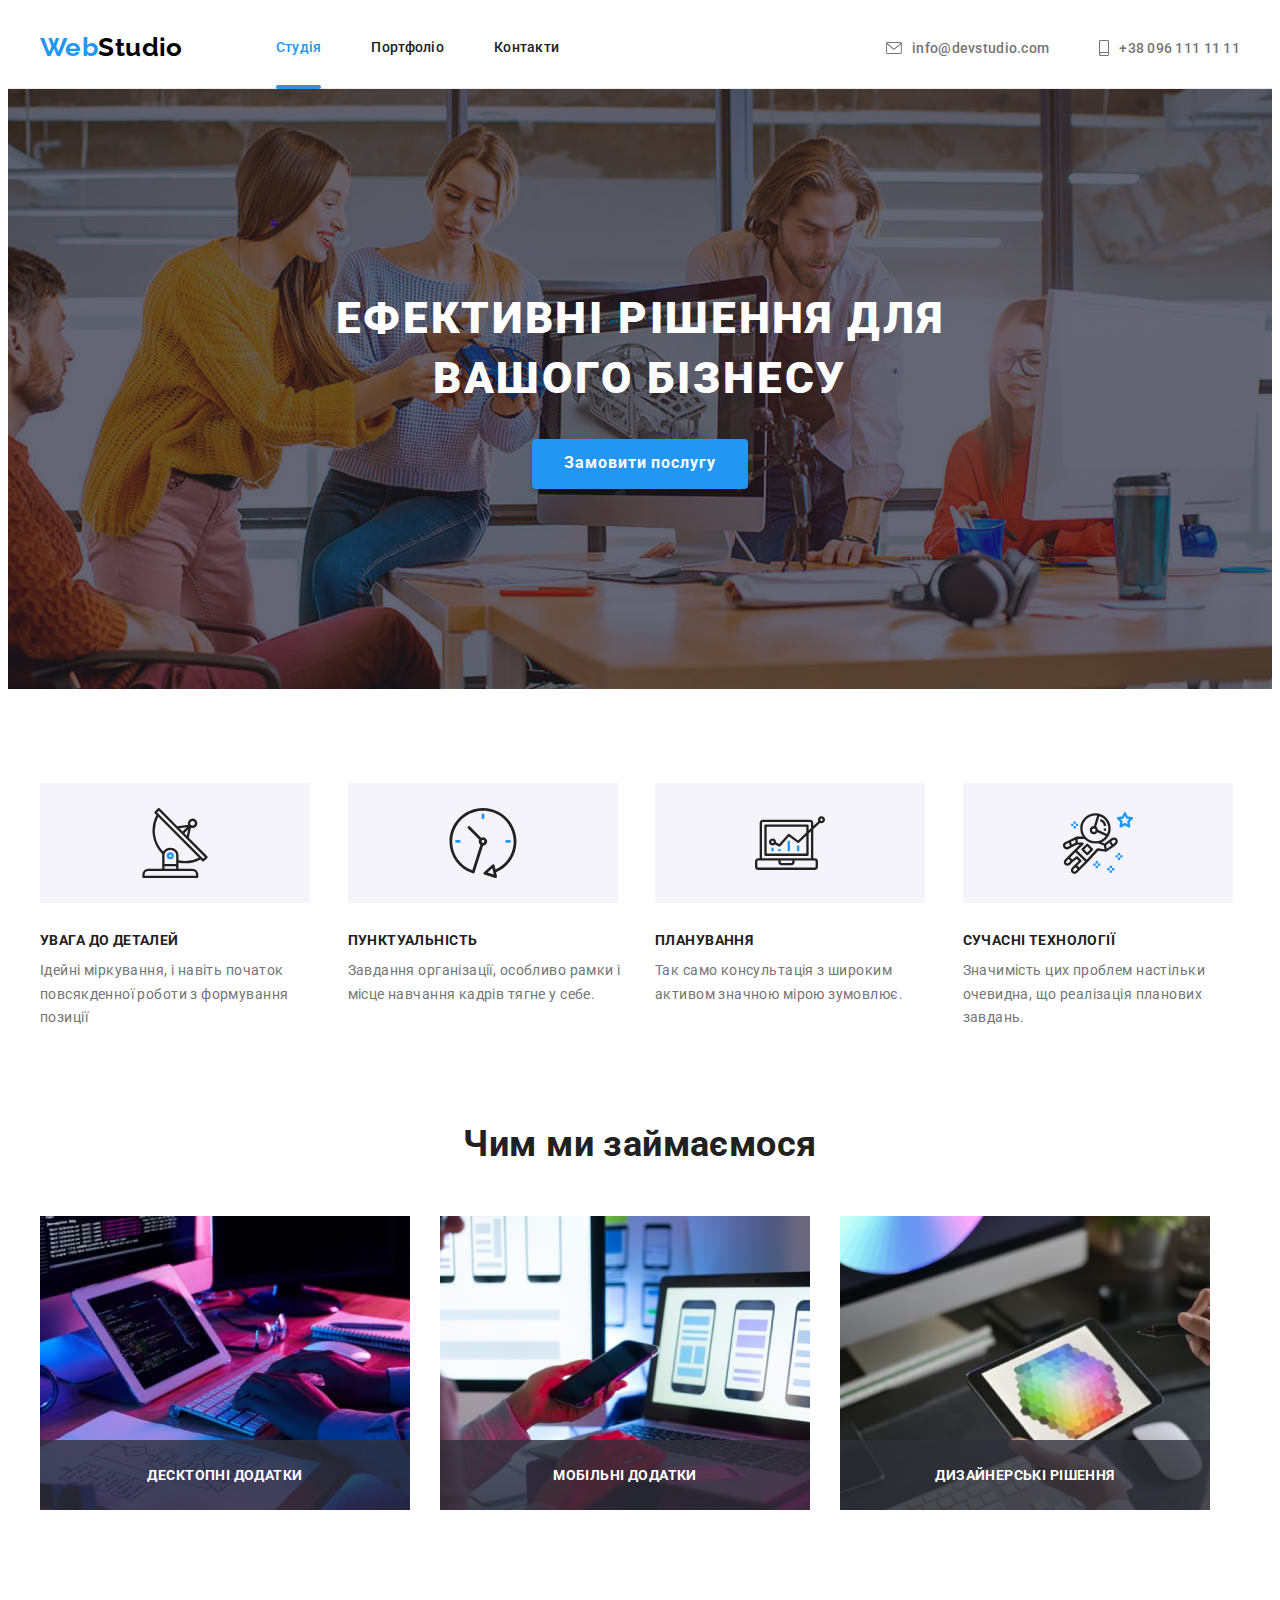
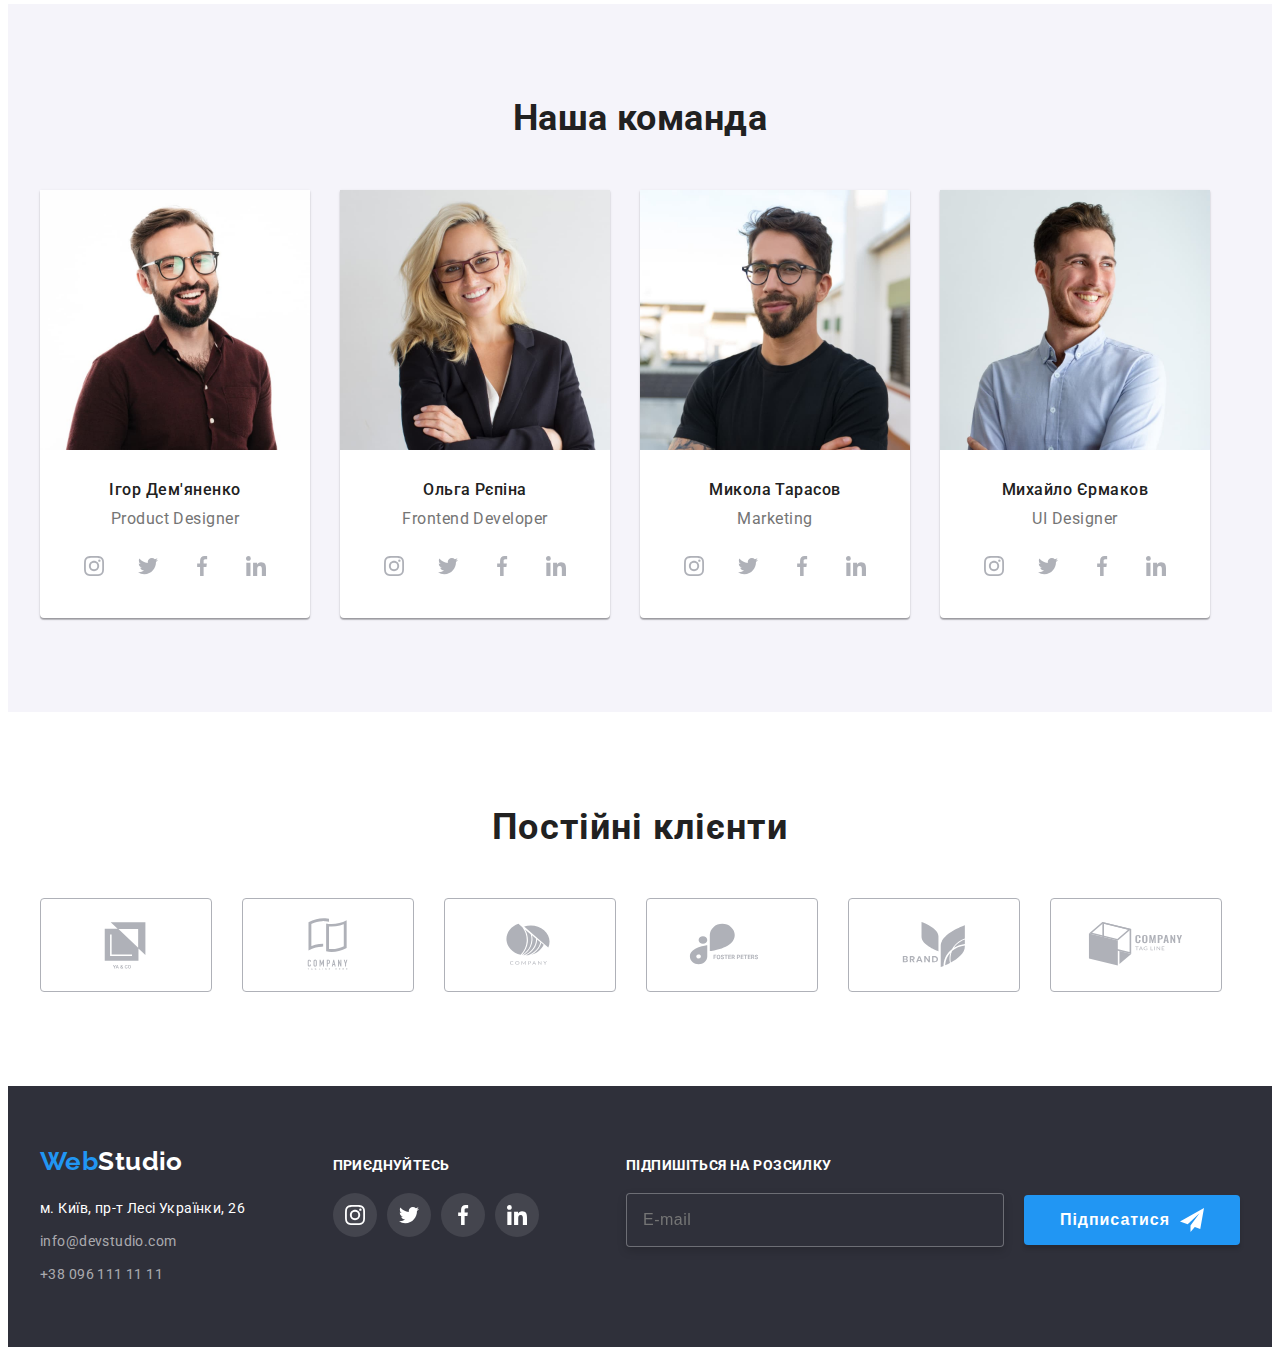
<file: index.html>
<!DOCTYPE html>
<html lang="uk">
  <head>
    <meta charset="UTF-8" />
    <meta http-equiv="X-UA-Compatible" content="IE=edge" />
    <meta name="viewport" content="width=device-width, initial-scale=1.0" />
    <title>Студія</title>
    <link
      href="https://fonts.googleapis.com/css2?family=Raleway:wght@700&family=Roboto:wght@400;500;700;900&display=swap"
      rel="stylesheet"
    />
    <link
      rel="stylesheet"
      href="https://cdnjs.cloudflare.com/ajax/libs/modern-normalize/1.1.0/modern-normalize.min.css"
      integrity="sha512-wpPYUAdjBVSE4KJnH1VR1HeZfpl1ub8YT/NKx4PuQ5NmX2tKuGu6U/JRp5y+Y8XG2tV+wKQpNHVUX03MfMFn9Q=="
      crossorigin="anonymous"
      referrerpolicy="no-referrer"
    />
    <link rel="stylesheet" href="./css/main.min.css" />
    <!-- <link rel="stylesheet" href="./css/style.css" /> -->
  </head>
  <body>
    <!--=================================== хедер ============================================-->
    <header class="header">
      <div class="header-conteiner conteiner">
        <nav class="nav-bar">
          <a class="nav-bar__logo logo link" href="./index.html">
            Web<span class="logo__darck">Studio</span></a
          >
          <ul class="nav-bar__items list">
            <li class="nav-bar__list">
              <a class="nav-bar__link nav-bar__link--active link" href="./index.html">Студія</a>
            </li>
            <li class="nav-bar__list">
              <a class="nav-bar__link link" href="./portfolio.html">Портфоліо</a>
            </li>
            <li class="nav-bar__list"><a class="nav-bar__link link" href="">Контакти</a></li>
          </ul>
        </nav>
        <ul class="contacts list">
          <li class="contacts__list">
            <a class="contacts__link link" href="info@devstudio.com">
              <svg class="contacts__icons" width="16" height="12">
                <use href="./images/icons.svg#icon-envelope"></use>
              </svg>
              info@devstudio.com</a
            >
          </li>
          <li class="contacts__list">
            <a class="contacts__link link" href="tel:+380961111111">
              <svg class="contacts__icons" width="10" height="16">
                <use href="./images/icons.svg#icon-smartphone"></use>
              </svg>
              +38 096 111 11 11</a
            >
          </li>
        </ul>
      </div>
    </header>
    <!--=============================== контент студія =======================================-->
    <main class="main-content">
      <!--=================================герой =============================================-->
      <section class="hero">
        <h1 class="hero__title">
          Ефективні рішення для <br />
          вашого бізнесу
        </h1>
        <button data-modal-open type="button" class="hero__btn">Замовити послугу</button>
      </section>
      <!--============================== переваги ============================================-->
      <section class="about">
        <div class="about__conteiner conteiner">
          <h2 class="visually-hidden">Особливості</h2>
          <ul class="about__items list">
            <li class="about__list">
              <div class="about-conteiner">
                <svg class="about-conteiner__icons" width="70" height="70">
                  <use href="./images/icons.svg#icon-antenna-1"></use>
                </svg>
              </div>
              <h3 class="about__title">увага до деталей</h3>
              <p class="about__text">
                Ідейні міркування, і навіть початок повсякденної роботи з формування позиції
              </p>
            </li>
            <li class="about__list">
              <div class="about-conteiner">
                <svg class="about-conteiner__icons" width="70" height="70">
                  <use href="./images/icons.svg#icon-clock-1"></use>
                </svg>
              </div>
              <h3 class="about__title">пунктуальність</h3>
              <p class="about__text">
                Завдання організації, особливо рамки і місце навчання кадрів тягне у себе.
              </p>
            </li>
            <li class="about__list">
              <div class="about-conteiner">
                <svg class="about-conteiner__icons" width="70" height="70">
                  <use href="./images/icons.svg#icon-diagram-1"></use>
                </svg>
              </div>
              <h3 class="about__title">планування</h3>
              <p class="about__text">
                Так само консультація з широким активом значною мірою зумовлює.
              </p>
            </li>
            <li class="about__list">
              <div class="about-conteiner">
                <svg class="about-conteiner__icons" width="70" height="70">
                  <use href="./images/icons.svg#icon-astronaut-1"></use>
                </svg>
              </div>
              <h3 class="about__title">сучасні технології</h3>
              <p class="about__text">
                Значимість цих проблем настільки очевидна, що реалізація планових завдань.
              </p>
            </li>
          </ul>
        </div>
      </section>
      <!--========================== Чим ми займаємося =======================================-->
      <section class="benefits benefits-section">
        <div class="benefits-conteiner conteiner">
          <h2 class="benefits__title">Чим ми займаємося</h2>
          <ul class="benefits__list list">
            <li class="benefits__items">
              <div class="benefits__wrapper">
                <img
                  src="./images/box11.jpg"
                  alt="jobs"
                  width="370"
                  height="294"
                  class="wraper-image image"
                />
                <div class="wrapper-box">
                  <p class="wrapper-box__text">Десктопні додатки</p>
                </div>
              </div>
            </li>
            <li class="benefits-items">
              <div class="benefits__wrapper">
                <img src="./images/box22.jpg" alt="jobs" width="370" height="294" class="image" />
                <div class="wrapper-box">
                  <p class="wrapper-box__text">Мобільні додатки</p>
                </div>
              </div>
            </li>
            <li class="benefits-items">
              <div class="benefits__wrapper">
                <img src="./images/box33.jpg" alt="jobs" width="370" height="294" class="image" />
                <div class="wrapper-box">
                  <p class="wrapper-box__text">Дизайнерські рішення</p>
                </div>
              </div>
            </li>
          </ul>
        </div>
      </section>
      <!--============================= Наша команда =========================================-->
      <section class="team team-section">
        <div class="team-conteiner conteiner">
          <h2 class="team-title">Наша команда</h2>
          <ul class="team__list list">
            <li class="team-cards">
              <img src="./images/img1.jpg" alt="Ігор Дем'яненко" width="270" class="image" />
              <div class="team-cards__content">
                <h3 class="team-cards__name">Ігор Дем'яненко</h3>
                <p class="team-cards__text">Product Designer</p>
                <ul class="team-social list">
                  <li class="team-social__items">
                    <a
                      class="team-social__link link"
                      href="https://instagram.com"
                      target="_blank"
                      rel="nooperer noreferrer nofollow"
                    >
                      <svg class="team-social__icons" width="20" height="20">
                        <use href="./images/icons.svg#icon-instagram-2"></use>
                      </svg>
                    </a>
                  </li>
                  <li class="team-social__items">
                    <a
                      class="team-social__link link"
                      href="https://twitter.com"
                      target="_blank"
                      rel="nooperer noreferrer nofollow"
                    >
                      <svg class="team-social__icons" width="20" height="20">
                        <use href="./images/icons.svg#icon-twitter-1"></use>
                      </svg>
                    </a>
                  </li>
                  <li class="team-social__items">
                    <a
                      class="team-social__link link"
                      href="https://facebook.com"
                      target="_blank"
                      rel="nooperer noreferrer nofollow"
                    >
                      <svg class="team-social__icons" width="20" height="20">
                        <use href="./images/icons.svg#icon-facebook-1"></use>
                      </svg>
                    </a>
                  </li>
                  <li class="team-social__items">
                    <a
                      class="team-social__link link"
                      href="www.linkedin.com"
                      target="_blank"
                      rel="nooperer noreferrer nofollow"
                    >
                      <svg class="team-social__icons" width="20" height="20">
                        <use href="./images/icons.svg#icon-linkedin-1"></use>
                      </svg>
                    </a>
                  </li>
                </ul>
              </div>
            </li>
            <li class="team-cards">
              <img src="./images/img2.jpg" alt="Ольга Рєпіна" width="270" class="image" />
              <div class="team-cards__content">
                <h3 class="team-cards__name">Ольга Рєпіна</h3>
                <p class="team-cards__text">Frontend Developer</p>
                <ul class="team-social list">
                  <li class="team-social__items">
                    <a
                      class="team-social__link link"
                      href="https://instagram.com"
                      target="_blank"
                      rel="nooperer noreferrer nofollow"
                    >
                      <svg class="team-social__icons" width="20" height="20">
                        <use href="./images/icons.svg#icon-instagram-2"></use>
                      </svg>
                    </a>
                  </li>
                  <li class="team-social__items">
                    <a
                      class="team-social__link link"
                      href="https://twitter.com"
                      target="_blank"
                      rel="nooperer noreferrer nofollow"
                    >
                      <svg class="team-social__icons" width="20" height="20">
                        <use href="./images/icons.svg#icon-twitter-1"></use>
                      </svg>
                    </a>
                  </li>
                  <li class="team-social__items">
                    <a
                      class="team-social__link link"
                      href="https://facebook.com"
                      target="_blank"
                      rel="nooperer noreferrer nofollow"
                    >
                      <svg class="team-social__icons" width="20" height="20">
                        <use href="./images/icons.svg#icon-facebook-1"></use>
                      </svg>
                    </a>
                  </li>
                  <li class="team-social__items">
                    <a
                      class="team-social__link link"
                      href="www.linkedin.com"
                      target="_blank"
                      rel="nooperer noreferrer nofollow"
                    >
                      <svg class="team-social__icons" width="20" height="20">
                        <use href="./images/icons.svg#icon-linkedin-1"></use>
                      </svg>
                    </a>
                  </li>
                </ul>
              </div>
            </li>
            <li class="team-cards">
              <img src="./images/img3.jpg" alt="Микола Тарасов" width="270" class="image" />
              <div class="team-cards__content">
                <h3 class="team-cards__name">Микола Тарасов</h3>
                <p class="team-cards__text">Marketing</p>
                <ul class="team-social list">
                  <li class="team-social__items">
                    <a
                      class="team-social__link link"
                      href="https://instagram.com"
                      target="_blank"
                      rel="nooperer noreferrer nofollow"
                    >
                      <svg class="team-social__icons" width="20" height="20">
                        <use href="./images/icons.svg#icon-instagram-2"></use>
                      </svg>
                    </a>
                  </li>
                  <li class="team-social__items">
                    <a
                      class="team-social__link link"
                      href="https://twitter.com"
                      target="_blank"
                      rel="nooperer noreferrer nofollow"
                    >
                      <svg class="team-social__icons" width="20" height="20">
                        <use href="./images/icons.svg#icon-twitter-1"></use>
                      </svg>
                    </a>
                  </li>
                  <li class="team-social__items">
                    <a
                      class="team-social__link link"
                      href="https://facebook.com"
                      target="_blank"
                      rel="nooperer noreferrer nofollow"
                    >
                      <svg class="team-social__icons" width="20" height="20">
                        <use href="./images/icons.svg#icon-facebook-1"></use>
                      </svg>
                    </a>
                  </li>
                  <li class="team-social__items">
                    <a
                      class="team-social__link link"
                      href="www.linkedin.com"
                      target="_blank"
                      rel="nooperer noreferrer nofollow"
                    >
                      <svg class="team-social__icons" width="20" height="20">
                        <use href="./images/icons.svg#icon-linkedin-1"></use>
                      </svg>
                    </a>
                  </li>
                </ul>
              </div>
            </li>
            <li class="team-cards">
              <img src="./images/img4.jpg" alt="Михайло Єрмаков" width="270" class="image" />
              <div class="team-cards__content">
                <h3 class="team-cards__name">Михайло Єрмаков</h3>
                <p class="team-cards__text">UI Designer</p>
                <ul class="team-social list">
                  <li class="team-list-social">
                    <a
                      class="team-social__link link"
                      href="https://instagram.com"
                      target="_blank"
                      rel="nooperer noreferrer nofollow"
                    >
                      <svg class="team-social__icons" width="20" height="20">
                        <use href="./images/icons.svg#icon-instagram-2"></use>
                      </svg>
                    </a>
                  </li>
                  <li class="team-list-social">
                    <a
                      class="team-social__link link"
                      href="https://twitter.com"
                      target="_blank"
                      rel="nooperer noreferrer nofollow"
                    >
                      <svg class="team-social__icons" width="20" height="20">
                        <use href="./images/icons.svg#icon-twitter-1"></use>
                      </svg>
                    </a>
                  </li>
                  <li class="team-list-social">
                    <a
                      class="team-social__link link"
                      href="https://facebook.com"
                      target="_blank"
                      rel="nooperer noreferrer nofollow"
                    >
                      <svg class="team-social__icons" width="20" height="20">
                        <use href="./images/icons.svg#icon-facebook-1"></use>
                      </svg>
                    </a>
                  </li>
                  <li class="team-list-social">
                    <a
                      class="team-social__link link"
                      href="https://www.linkedin.com"
                      target="_blank"
                      rel="nooperer noreferrer nofollow"
                    >
                      <svg class="team-social__icons" width="20" height="20">
                        <use href="./images/icons.svg#icon-linkedin-1"></use>
                      </svg>
                    </a>
                  </li>
                </ul>
              </div>
            </li>
          </ul>
        </div>
      </section>
      <!--========================= Постійні клієнти =========================================-->
      <section class="clients clients-section">
        <div class="clients-conteiner conteiner">
          <h2 class="clients__title">Постійні клієнти</h2>
          <ul class="clients__list list">
            <li class="clients__items">
              <a class="clients__link link" href="">
                <svg class="clients__icons" width="106" height="60">
                  <use href="./images/icons.svg#icon-logo"></use>
                </svg>
              </a>
            </li>
            <li class="clients__items">
              <a class="clients__link link" href="">
                <svg class="clients__icons" width="106" height="60">
                  <use href="./images/icons.svg#icon-logo-1"></use>
                </svg>
              </a>
            </li>
            <li class="clients__items">
              <a class="clients__link link" href="">
                <svg class="clients__icons" width="106" height="60">
                  <use href="./images/icons.svg#icon-Logo-2"></use>
                </svg>
              </a>
            </li>
            <li class="clients__items">
              <a class="clients__link link" href="">
                <svg class="clients__icons" width="106" height="60">
                  <use href="./images/icons.svg#icon-logo-3"></use>
                </svg>
              </a>
            </li>
            <li class="clients__items">
              <a class="clients__link link" href="">
                <svg class="clients__icons" width="106" height="60">
                  <use href="./images/icons.svg#icon-logo-4"></use>
                </svg>
              </a>
            </li>
            <li class="clients__items">
              <a class="clients__link link" href="">
                <svg class="clients__icons" width="106" height="60">
                  <use href="./images/icons.svg#icon-logo-5"></use>
                </svg>
              </a>
            </li>
          </ul>
        </div>
      </section>
    </main>
    <!--================================= футер =============================================-->
    <footer class="footer page-footer">
      <div class="footer-conteiner conteiner">
        <div>
          <a href="./index.html" class="logo footer__logo link"
            >Web<span class="logo-light">Studio</span></a
          >
          <address class="footer-address">
            <ul class="footer-address__list list">
              <li class="footer-address__iteam">
                <a
                  href="https://goo.gl/maps/dctksCRWfAqpbNxq5"
                  class="footer-address__link footer-address__link--color link"
                  target="_blank"
                  rel="nooperer noreferrer nofollow"
                  >м. Київ, пр-т Лесі Українки, 26</a
                >
              </li>
              <li class="footer-address__iteam">
                <a href="info@devstudio.com" class="footer-address__link link"
                  >info@devstudio.com</a
                >
              </li>
              <li class="footer-address__iteam">
                <a href="tel:+380961111111" class="footer-address__link link">+38 096 111 11 11</a>
              </li>
            </ul>
          </address>
        </div>
        <div class="footer-social">
          <p class="footer-social__text">приєднуйтесь</p>
          <ul class="footer-social__list list">
            <li class="footer-social__items">
              <a
                class="footer-social__link"
                href="https://instagram.com"
                target="_blank"
                rel="nooperer noreferrer nofollow"
              >
                <svg class="footer-social__icons" width="20" height="20">
                  <use href="./images/icons.svg#icon-instagram-2"></use>
                </svg>
              </a>
            </li>
            <li class="footer-social__items">
              <a
                class="footer-social__link"
                href="https://twitter.com"
                target="_blank"
                rel="nooperer noreferrer nofollow"
              >
                <svg class="footer-social__icons" width="20" height="20">
                  <use href="./images/icons.svg#icon-twitter-1"></use>
                </svg>
              </a>
            </li>
            <li class="footer-social__items">
              <a
                class="footer-social__link"
                href="https://facebook.com"
                target="_blank"
                rel="nooperer noreferrer nofollow"
              >
                <svg class="footer-social__icons" width="20" height="20">
                  <use href="./images/icons.svg#icon-facebook-1"></use>
                </svg>
              </a>
            </li>
            <li class="footer-social__items">
              <a
                class="footer-social__link"
                href="https://www.linkedin.com"
                target="_blank"
                rel="nooperer noreferrer nofollow"
              >
                <svg class="footer-social__icons" width="20" height="20">
                  <use href="./images/icons.svg#icon-linkedin-1"></use>
                </svg>
              </a>
            </li>
          </ul>
        </div>
        <div class="mailing">
          <p class="mailing__title">Підпишіться на розсилку</p>
          <form class="mailing__form">
            <label class="mailing__label">
              <input class="mailing__input" type="email" name="E-mail" placeholder="E-mail" />
            </label>
            <button class="mailing__btn btn" type="submit">
              Підписатися
              <svg class="mailing__icon" width="24" height="24">
                <use href="./images/icons.svg#icon-icon-send"></use>
              </svg>
            </button>
          </form>
        </div>
      </div>
    </footer>
    <!--============================== модальне вікно ========================================-->
    <div data-modal class="backdrop is-hidden">
      <div class="modal-conteiner">
        <button type="button" class="modal__close-btn" data-modal-close>
          <svg class="modal__icon-close" width="30" height="30">
            <use href="./images/icons.svg#icon-close-black"></use>
          </svg>
        </button>
        <p class="backdrop__title">Залиште свої дані, ми вам передзвонимо</p>
        <form action="backdrop__form">
          <div class="backdrop-form__group">
            <label class="backdrop-form__field">
              <span class="backdrop-form__label">Ім'я</span>
              <input class="backdrop-form__input" type="text" name="name" />
              <svg class="backdrop-form__icon" width="18" height="18">
                <use href="./images/icons.svg#icon-person-black"></use>
              </svg>
            </label>
            <label class="backdrop-form__field">
              <span class="backdrop-form__label">Телефон</span>
              <input class="backdrop-form__input" type="text" name="phone" />
              <svg class="backdrop-form__icon" width="18" height="18">
                <use href="./images/icons.svg#icon-phone-black"></use>
              </svg>
            </label>
            <label class="backdrop-form__field">
              <span class="backdrop-form__label">Пошта</span>
              <input class="backdrop-form__input" type="text" name="email" />
              <svg class="backdrop-form__icon" width="18" height="18">
                <use href="./images/icons.svg#icon-email-black"></use>
              </svg>
            </label>
            <label class="backdrop-form__field">
              <span class="backdrop-form__label">Коментар</span>
              <textarea
                class="backdrop-form__message"
                name="comments"
                id="comments"
                rows="8"
                placeholder="Введіть текст"
              ></textarea>
            </label>
            <div>
              <label class="backdrop-form__policy">
                <input
                  type="checkbox"
                  class="policy__checkbox visually-hidden"
                  name="confirmation"
                />
                <svg class="policy__icon-check" width="16" height="15">
                  <use class="icon__checked" href="./images/icons.svg#icon-check"></use>
                  <use class="icon__unchecked" href="./images/icons.svg#icon-Vector"></use>
                </svg>
                <span class="policy__text"
                  >Погоджуюся з розсилкою та приймаю<a class="policy__link" href=""
                    >Умови договору</a
                  >
                </span>
              </label>
            </div>
            <button class="modal-btn btn" type="submit">Відправити</button>
          </div>
        </form>
      </div>
    </div>
    <!--================================ JS MODAL=============================================-->
    <script src="./js/modal.js"></script>
  </body>
</html>
</file>
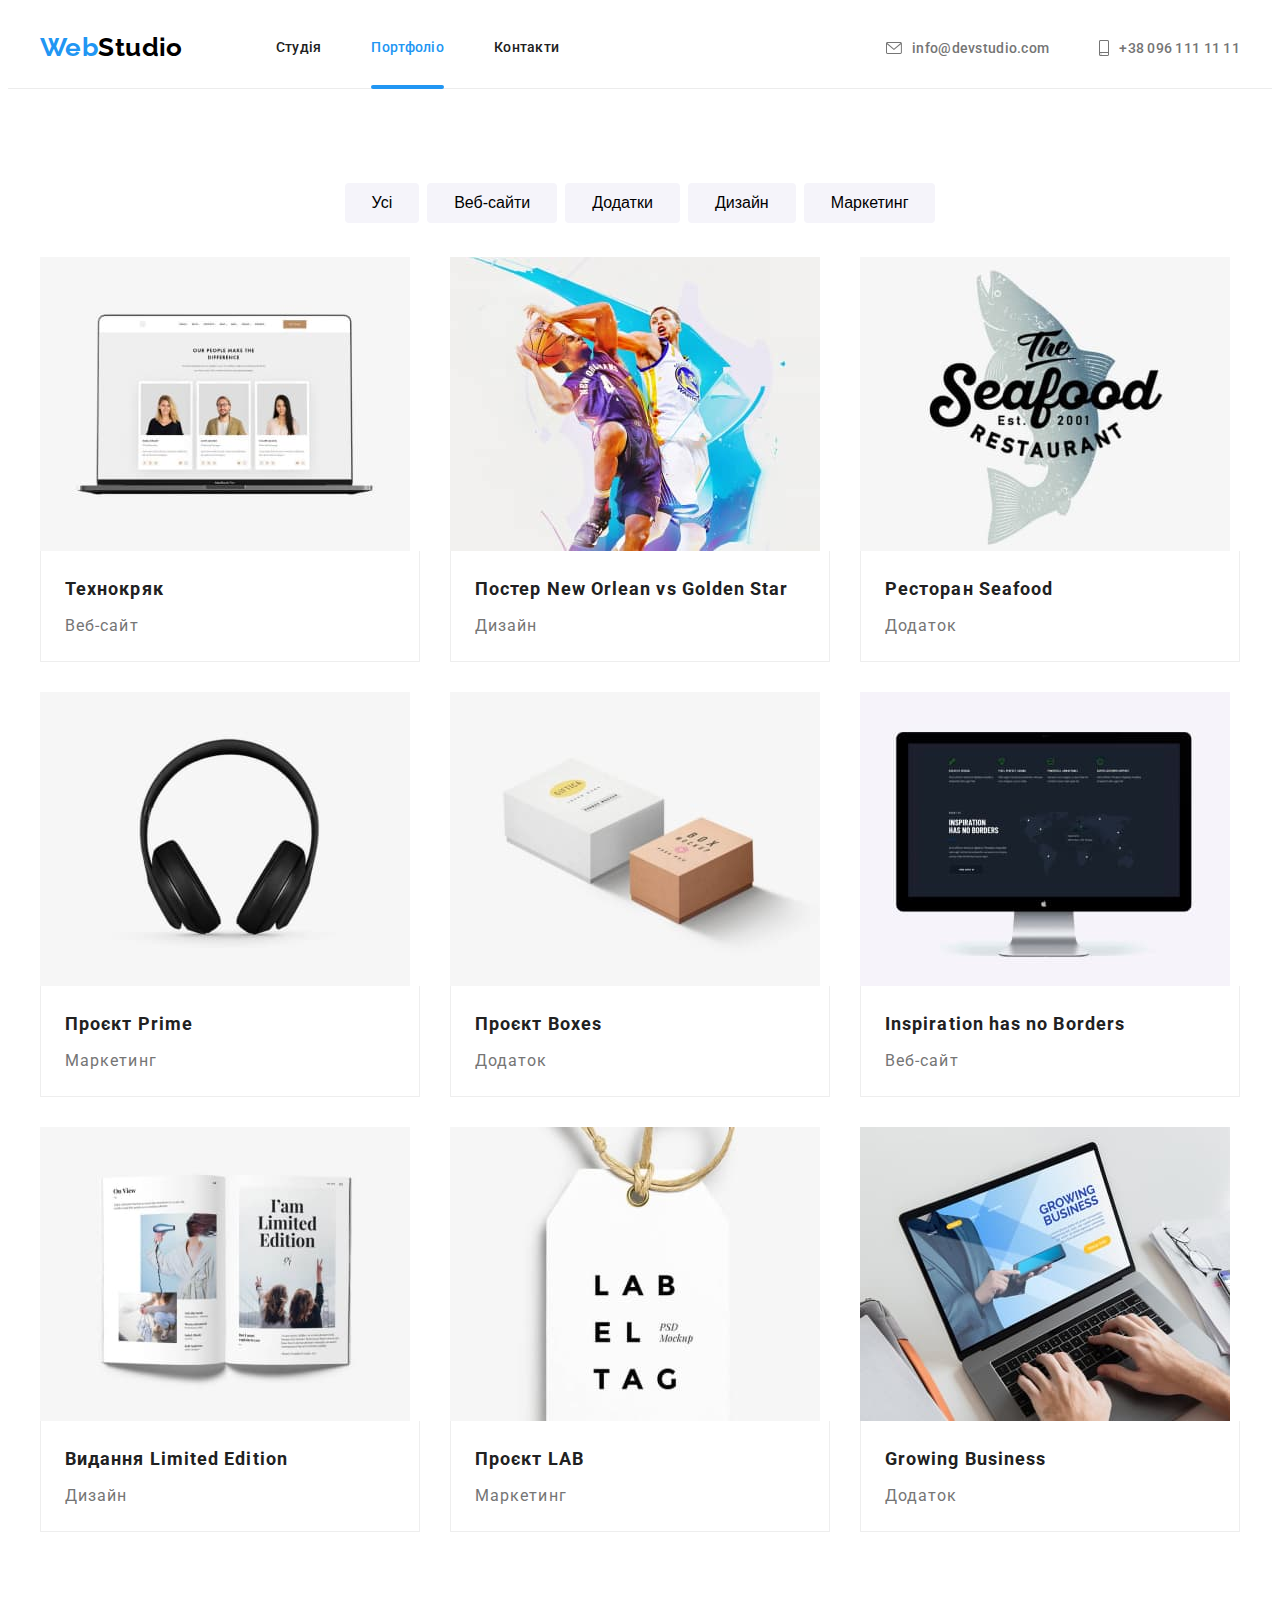
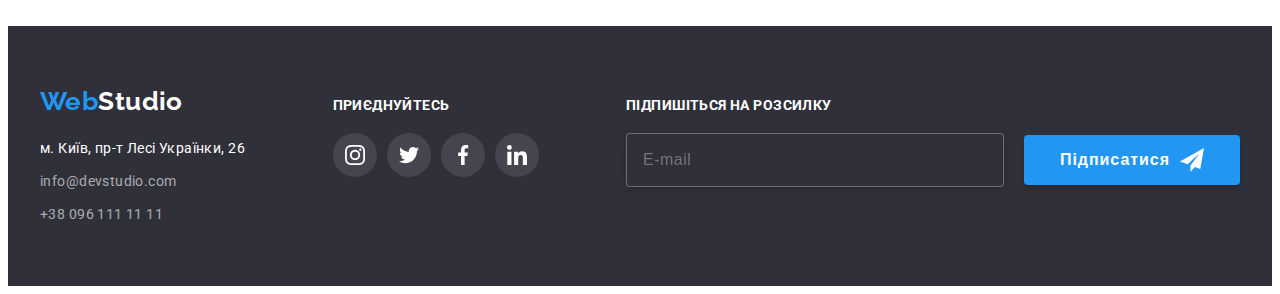
<file: portfolio.html>
<!DOCTYPE html>
<html lang="uk">
  <head>
    <meta charset="UTF-8" />
    <meta http-equiv="X-UA-Compatible" content="IE=edge" />
    <meta name="viewport" content="width=device-width, initial-scale=1.0" />
    <title>Портфоліо</title>
    <link
      href="https://fonts.googleapis.com/css2?family=Raleway:wght@700&family=Roboto:wght@400;500;700;900&display=swap"
      rel="stylesheet"
    />
    <link
      rel="stylesheet"
      href="https://cdnjs.cloudflare.com/ajax/libs/modern-normalize/1.1.0/modern-normalize.min.css"
      integrity="sha512-wpPYUAdjBVSE4KJnH1VR1HeZfpl1ub8YT/NKx4PuQ5NmX2tKuGu6U/JRp5y+Y8XG2tV+wKQpNHVUX03MfMFn9Q=="
      crossorigin="anonymous"
      referrerpolicy="no-referrer"
    />
    <link rel="stylesheet" href="./css/main.min.css" />
    <!-- <link rel="stylesheet" href="./css/style.css" /> -->
  </head>
  <body>
    <!-- хедер -->
    <header class="header">
      <div class="header-conteiner conteiner">
        <nav class="nav-bar">
          <a class="nav-bar__logo logo link" href="./index.html">
            Web<span class="logo__darck">Studio</span></a
          >
          <ul class="nav-bar__items list">
            <li class="nav-bar__list">
              <a class="nav-bar__link link" href="./index.html">Студія</a>
            </li>
            <li class="nav-bar__list">
              <a class="nav-bar__link nav-bar__link--active link" href="./portfolio.html"
                >Портфоліо</a
              >
            </li>
            <li class="nav-bar__list"><a class="nav-bar__link link" href="">Контакти</a></li>
          </ul>
        </nav>
        <ul class="contacts list">
          <li class="contacts__list">
            <a class="contacts__link link" href="info@devstudio.com">
              <svg class="contacts__icons" width="16" height="12">
                <use href="./images/icons.svg#icon-envelope"></use>
              </svg>
              info@devstudio.com</a
            >
          </li>
          <li class="contacts__list">
            <a class="contacts__link link" href="tel:+380961111111">
              <svg class="contacts__icons" width="10" height="16">
                <use href="./images/icons.svg#icon-smartphone"></use>
              </svg>
              +38 096 111 11 11</a
            >
          </li>
        </ul>
      </div>
    </header>
    <!-- контент портфоліо -->
    <main class="main-content">
      <section class="Portfolio section-portfolio">
        <div class="portfolio-conteiner conteiner">
          <h1 class="visually-hidden">фільтри проєтів</h1>
          <ul class="portfolio-filters list">
            <li class="filter__item"><button type="button" class="filters__button">Усі</button></li>
            <li class="filter-item">
              <button type="button" class="filters__button">Веб-сайти</button>
            </li>
            <li class="filter-item">
              <button type="button" class="filters__button">Додатки</button>
            </li>
            <li class="filter-item">
              <button type="button" class="filters__button">Дизайн</button>
            </li>
            <li class="filters-item">
              <button type="button" class="filters__button">Маркетинг</button>
            </li>
          </ul>

          <ul class="project list">
            <li class="projects__items">
              <a class="project__card link" href="#">
                <div class="project__thumb">
                  <img
                    class="image"
                    src="./images/portfolio1.jpg"
                    alt="Прев'ю проекта Технокряк"
                    width="370"
                    height="294"
                  />
                  <div class="project__overlay">
                    <p class="project__wrap">
                      Ресурс пропонує комплексні пропозиції з різним рівнем функціоналу та сервісів.
                      Все це дозволить відвідувачу отримати вичерпні відомості про компанію чи
                      приватну особу.
                    </p>
                  </div>
                </div>

                <div class="project__meta">
                  <h2 class="project__title">Технокряк</h2>
                  <p class="project__text">Веб-сайт</p>
                </div>
              </a>
            </li>
            <li class="projects__items">
              <a class="project__card link" href="#">
                <div class="project__thumb">
                  <img
                    class="image"
                    src="./images/portfolio2.jpg"
                    alt="постер гравців баскетболу"
                    width="370"
                    height="294"
                  />
                  <div class="project__overlay">
                    <p class="project__wrap">
                      Ресурс пропонує комплексні пропозиції з різним рівнем функціоналу та сервісів.
                      Все це дозволить відвідувачу отримати вичерпні відомості про компанію чи
                      приватну особу.
                    </p>
                  </div>
                </div>
                <div class="project__meta">
                  <h2 class="project__title">
                    Постер <span lang="en">New Orlean vs Golden Star</span>
                  </h2>
                  <p class="project__text">Дизайн</p>
                </div>
              </a>
            </li>
            <li class="projects__items">
              <a class="project__card link" href="#">
                <div class="project__thumb">
                  <img
                    class="image"
                    src="./images/portfolio3.jpg"
                    alt="логотип ресторану"
                    width="370"
                    height="294"
                  />
                  <div class="project__overlay">
                    <p class="project__wrap">
                      Ресурс пропонує комплексні пропозиції з різним рівнем функціоналу та сервісів.
                      Все це дозволить відвідувачу отримати вичерпні відомості про компанію чи
                      приватну особу.
                    </p>
                  </div>
                </div>
                <div class="project__meta">
                  <h2 class="project__title">Ресторан <span lang="en">Seafood</span></h2>
                  <p class="project__text">Додаток</p>
                </div>
              </a>
            </li>
            <li class="projects__items">
              <a class="project__card link" href="#">
                <div class="project__thumb">
                  <img
                    class="image"
                    src="./images/portfolio4.jpg"
                    alt="наушники"
                    width="370"
                    height="294"
                  />
                  <div class="project__overlay">
                    <p class="project__wrap">
                      Ресурс пропонує комплексні пропозиції з різним рівнем функціоналу та сервісів.
                      Все це дозволить відвідувачу отримати вичерпні відомості про компанію чи
                      приватну особу.
                    </p>
                  </div>
                </div>
                <div class="project__meta">
                  <h2 class="project__title">Проєкт <span lang="en">Prime</span></h2>
                  <p class="project__text">Маркетинг</p>
                </div>
              </a>
            </li>
            <li class="projects__items">
              <a class="project__card link" href="#">
                <div class="project__thumb">
                  <img
                    class="image"
                    src="./images/portfolio5.jpg"
                    alt="коробки"
                    width="370"
                    height="294"
                  />
                  <div class="project__overlay">
                    <p class="project__wrap">
                      Ресурс пропонує комплексні пропозиції з різним рівнем функціоналу та сервісів.
                      Все це дозволить відвідувачу отримати вичерпні відомості про компанію чи
                      приватну особу.
                    </p>
                  </div>
                </div>
                <div class="project__meta">
                  <h2 class="project__title">Проєкт <span lang="en">Boxes</span></h2>
                  <p class="project__text">Додаток</p>
                </div>
              </a>
            </li>
            <li class="projects__items">
              <a class="project__card link" href="#">
                <div class="project__thumb">
                  <img
                    class="image"
                    src="./images/portfolio6.jpg"
                    alt="компютер"
                    width="370"
                    height="294"
                  />
                  <div class="project__overlay">
                    <p class="project__wrap">
                      Ресурс пропонує комплексні пропозиції з різним рівнем функціоналу та сервісів.
                      Все це дозволить відвідувачу отримати вичерпні відомості про компанію чи
                      приватну особу.
                    </p>
                  </div>
                </div>
                <div class="project__meta">
                  <h2 lang="en" class="project__title">Inspiration has no Borders</h2>
                  <p class="project__text">Веб-сайт</p>
                </div>
              </a>
            </li>
            <li class="projects__items">
              <a class="project__card link" href="#">
                <div class="project__thumb">
                  <img
                    class="image"
                    src="./images/portfolio7.jpg"
                    alt="книга"
                    width="370"
                    height="294"
                  />
                  <div class="project__overlay">
                    <p class="project__wrap">
                      Ресурс пропонує комплексні пропозиції з різним рівнем функціоналу та сервісів.
                      Все це дозволить відвідувачу отримати вичерпні відомості про компанію чи
                      приватну особу.
                    </p>
                  </div>
                </div>
                <div class="project__meta">
                  <h2 class="project__title">Видання <span lang="en">Limited Edition</span></h2>
                  <p class="project__text">Дизайн</p>
                </div>
              </a>
            </li>
            <li class="projects__items">
              <a class="project__card link" href="#">
                <div class="project__thumb">
                  <img
                    class="image"
                    src="./images/portfolio8.jpg"
                    alt="етикетка"
                    width="370"
                    height="294"
                  />
                  <div class="project__overlay">
                    <p class="project__wrap">
                      Ресурс пропонує комплексні пропозиції з різним рівнем функціоналу та сервісів.
                      Все це дозволить відвідувачу отримати вичерпні відомості про компанію чи
                      приватну особу.
                    </p>
                  </div>
                </div>
                <div class="project__meta">
                  <h2 class="project__title">Проєкт <span lang="en">LAB</span></h2>
                  <p class="project__text">Маркетинг</p>
                </div>
              </a>
            </li>
            <li class="projects__items">
              <a class="project__card link" href="#">
                <div class="project__thumb">
                  <img
                    class="image"
                    src="./images/portfolio9.jpg"
                    alt="ноутбук"
                    width="370"
                    height="294"
                  />
                  <div class="project__overlay">
                    <p class="project__wrap">
                      Ресурс пропонує комплексні пропозиції з різним рівнем функціоналу та сервісів.
                      Все це дозволить відвідувачу отримати вичерпні відомості про компанію чи
                      приватну особу.
                    </p>
                  </div>
                </div>
                <div class="project__meta">
                  <h2 lang="en" class="project__title">Growing Business</h2>
                  <p class="project__text">Додаток</p>
                </div>
              </a>
            </li>
          </ul>
        </div>
      </section>
    </main>
    <!--========================= футер =======================================-->
    <footer class="footer page-footer">
      <div class="footer-conteiner conteiner">
        <div>
          <a href="./index.html" class="logo footer__logo link"
            >Web<span class="logo-light">Studio</span></a
          >
          <address class="footer-address">
            <ul class="footer-address__list list">
              <li class="footer-address__iteam">
                <a
                  href="https://goo.gl/maps/dctksCRWfAqpbNxq5"
                  class="footer-address__link footer-address__link--color link"
                  target="_blank"
                  rel="nooperer noreferrer nofollow"
                  >м. Київ, пр-т Лесі Українки, 26</a
                >
              </li>
              <li class="footer-address__iteam">
                <a href="info@devstudio.com" class="footer-address__link link"
                  >info@devstudio.com</a
                >
              </li>
              <li class="footer-address__iteam">
                <a href="tel:+380961111111" class="footer-address__link link">+38 096 111 11 11</a>
              </li>
            </ul>
          </address>
        </div>
        <div class="footer-social">
          <p class="footer-social__text">приєднуйтесь</p>
          <ul class="footer-social__list list">
            <li class="footer-social__items">
              <a
                class="footer-social__link"
                href="https://instagram.com"
                target="_blank"
                rel="nooperer noreferrer nofollow"
              >
                <svg class="footer-social__icons" width="20" height="20">
                  <use href="./images/icons.svg#icon-instagram-2"></use>
                </svg>
              </a>
            </li>
            <li class="footer-social__items">
              <a
                class="footer-social__link"
                href="https://twitter.com"
                target="_blank"
                rel="nooperer noreferrer nofollow"
              >
                <svg class="footer-social__icons" width="20" height="20">
                  <use href="./images/icons.svg#icon-twitter-1"></use>
                </svg>
              </a>
            </li>
            <li class="footer-social__items">
              <a
                class="footer-social__link"
                href="https://facebook.com"
                target="_blank"
                rel="nooperer noreferrer nofollow"
              >
                <svg class="footer-social__icons" width="20" height="20">
                  <use href="./images/icons.svg#icon-facebook-1"></use>
                </svg>
              </a>
            </li>
            <li class="footer-social__items">
              <a
                class="footer-social__link"
                href="https://www.linkedin.com"
                target="_blank"
                rel="nooperer noreferrer nofollow"
              >
                <svg class="footer-social__icons" width="20" height="20">
                  <use href="./images/icons.svg#icon-linkedin-1"></use>
                </svg>
              </a>
            </li>
          </ul>
        </div>
        <div class="mailing">
          <p class="mailing__title">Підпишіться на розсилку</p>
          <form class="mailing__form">
            <label class="mailing__label">
              <input class="mailing__input" type="email" name="E-mail" placeholder="E-mail" />
            </label>
            <button class="mailing__btn btn" type="submit">
              Підписатися
              <svg class="mailing__icon" width="24" height="24">
                <use href="./images/icons.svg#icon-icon-send"></use>
              </svg>
            </button>
          </form>
        </div>
      </div>
    </footer>
  </body>
</html>
</file>
<file: css/main.min.css>
:root{--header-color: #ffffff;--hero-footer-color: #2f303a;--primary-main-color: #f5f5f5;--secondary-main-color: #f5f4fa;--accent-color: #2196f3;--primary-text-color: #212121;--content-text-color: #757575;--logo-color: #000000;--social-link: #afb1b8;--font-primary: Roboto, "Open Sans", Arial, sans-serif;--font-secondary: "Raleway", sans-serif;--tronsformation-hover: 250ms cubic-bezier(0.4, 0, 0.2, 1)}.visually-hidden{position:absolute;width:1px;height:1px;margin:-1px;border:0;padding:0;white-space:nowrap;-webkit-clip-path:inset(100%);clip-path:inset(100%);clip:rect(0 0 0 0);overflow:hidden}body{font-family:var(--font-primary);letter-spacing:.03em;background-color:var(--header-color);color:var(--primary-text-color);font-size:14px}h1,h2,h3,h4,p,ul{margin:0;-webkit-padding-start:0;padding-inline-start:0;text-decoration:none}.link{text-decoration:none}.list{list-style:none}.image{display:block}.conteiner{display:-webkit-box;display:-ms-flexbox;display:flex;-ms-flex-wrap:wrap;flex-wrap:wrap;-webkit-box-align:center;-ms-flex-align:center;align-items:center;-webkit-padding-start:0;padding-inline-start:0;width:1200px;padding-left:15px;padding-right:15px;margin:0 auto}.header{border-bottom:1px solid #ececec}.nav-bar{display:-webkit-box;display:-ms-flexbox;display:flex}.nav-bar__logo{padding-top:24px;padding-bottom:25px;margin-right:93px}.logo{font-family:var(--font-secondary);font-weight:700;font-size:26px;line-height:1.19;color:var(--accent-color)}.logo:hover,.logo:focus{-webkit-text-decoration:underline var(--accent-color);text-decoration:underline var(--accent-color)}.logo__darck{color:var(--logo-color)}.nav-bar__items{display:-webkit-box;display:-ms-flexbox;display:flex}.nav-bar__items .nav-bar__list:not(:last-child){margin-right:50px}.nav-bar__link{position:relative;display:block;padding-top:32px;padding-bottom:32px;font-weight:500;font-size:14px;line-height:1.14;letter-spacing:.02em;color:var(--primary-text-color);-webkit-transition:color var(--tronsformation-hover);transition:color var(--tronsformation-hover)}.nav-bar__link:hover,.nav-bar__link:focus{color:var(--accent-color)}.nav-bar__link:active{color:var(--accent-color)}.nav-bar__link--active{color:var(--accent-color)}.nav-bar__link--active::after{content:"";position:absolute;left:0;bottom:-1px;width:100%;height:4px;color:var(--accent-color);background-color:var(--accent-color);border-radius:4px}.contacts{display:-webkit-box;display:-ms-flexbox;display:flex;margin-left:auto}.contacts__list{display:-webkit-box;display:-ms-flexbox;display:flex;-webkit-box-pack:center;-ms-flex-pack:center;justify-content:center;-webkit-box-align:center;-ms-flex-align:center;align-items:center}.contacts .contacts__list:not(:last-child){margin-right:50px}.contacts__link{display:-webkit-box;display:-ms-flexbox;display:flex;-webkit-box-align:center;-ms-flex-align:center;align-items:center;padding-top:32px;padding-bottom:32px;font-weight:500;letter-spacing:.02em;color:var(--content-text-color);-webkit-transition:color var(--tronsformation-hover);transition:color var(--tronsformation-hover)}.contacts__link:hover,.contacts__link:focus{color:var(--accent-color)}.contacts__icons{-webkit-box-pack:center;-ms-flex-pack:center;justify-content:center;margin-right:10px;fill:currentColor}.hero{max-width:1600px;padding-top:200px;padding-bottom:200px;-webkit-box-pack:center;-ms-flex-pack:center;justify-content:center;margin-left:auto;margin-right:auto;background-color:var(--hero-footer-color);background-image:-webkit-gradient(linear, left top, left bottom, from(rgba(47, 48, 58, 0.4)), to(rgba(47, 48, 58, 0.4))),url(../images/hero.png);background-image:linear-gradient(rgba(47, 48, 58, 0.4), rgba(47, 48, 58, 0.4)),url(../images/hero.png);background-repeat:no-repeat;background-size:cover;background-position:center;color:var(--header-color);text-align:center}.hero__title{text-align:center;-webkit-box-pack:center;-ms-flex-pack:center;justify-content:center;padding-bottom:30px;font-weight:900;font-size:44px;line-height:1.36;text-align:center;letter-spacing:.06em;text-transform:uppercase}.hero__btn{text-align:center;-webkit-box-pack:center;-ms-flex-pack:center;justify-content:center;-webkit-box-align:center;-ms-flex-align:center;align-items:center;width:216px;height:50px;font-family:"Roboto",sans-serif;cursor:pointer;font-weight:700;font-size:16px;line-height:1.8;letter-spacing:.06em;color:var(--header-color);background-color:var(--accent-color);-webkit-box-shadow:0px 4px 4px rgba(0,0,0,.15);box-shadow:0px 4px 4px rgba(0,0,0,.15);border-radius:4px;border-color:rgba(0,0,0,0);-webkit-transition:background-color var(--tronsformation-hover),border-color var(--tronsformation-hover);transition:background-color var(--tronsformation-hover),border-color var(--tronsformation-hover)}.hero__btn:hover,.hero__btn:focus{background-color:#188ce8;border-color:rgba(0,0,0,0)}.about{padding-top:94px;padding-bottom:94px}.about__items{display:-webkit-box;display:-ms-flexbox;display:flex;-webkit-box-pack:justify;-ms-flex-pack:justify;justify-content:space-between;gap:30px}.about__list{-ms-flex-preferred-size:calc((100% - 90px)/4);flex-basis:calc((100% - 90px)/4)}.about-conteiner{display:-webkit-box;display:-ms-flexbox;display:flex;-webkit-box-pack:center;-ms-flex-pack:center;justify-content:center;-webkit-box-align:center;-ms-flex-align:center;align-items:center;width:270px;height:120px;margin-bottom:30px;background-color:var(--secondary-main-color)}.about__title{margin-bottom:10px;font-weight:700;font-size:14px;line-height:1.14;text-transform:uppercase}.about__text{font-size:14px;line-height:1.71;color:var(--content-text-color)}.benefits-section{padding-bottom:94px}.benefits__title{margin-left:auto;margin-right:auto;margin-bottom:50px;font-weight:700;font-size:36px;line-height:1.16}.benefits__list{display:-webkit-box;display:-ms-flexbox;display:flex;-webkit-box-pack:justify;-ms-flex-pack:justify;justify-content:space-between;gap:30px;-webkit-padding-start:0;padding-inline-start:0}.benefits__items{display:-webkit-box;display:-ms-flexbox;display:flex;-ms-flex-preferred-size:calc((100% - 60px)/3);flex-basis:calc((100% - 60px)/3)}.benefits__wrapper{position:relative}.wrapper-box{position:absolute;bottom:0;left:0;width:100%;height:70px;display:-webkit-box;display:-ms-flexbox;display:flex;-webkit-box-pack:center;-ms-flex-pack:center;justify-content:center;-webkit-box-align:center;-ms-flex-align:center;align-items:center;background-color:rgba(47,48,58,.8)}.wrapper-box__text{font-weight:700;font-size:14px;line-height:16px;text-align:center;letter-spacing:.03em;text-transform:uppercase;color:var(--header-color)}.team-section{display:-webkit-box;display:-ms-flexbox;display:flex;padding-top:94px;padding-bottom:94px;background-color:var(--secondary-main-color)}.team-title{margin-right:auto;margin-left:auto;margin-bottom:50px;font-weight:700;font-size:36px;line-height:1.16}.team__list{display:-webkit-box;display:-ms-flexbox;display:flex;-webkit-box-pack:justify;-ms-flex-pack:justify;justify-content:space-between;gap:30px}.team-cards{text-align:center;-ms-flex-preferred-size:calc((100% - 90px)/4);flex-basis:calc((100% - 90px)/4);background:var(--header-color);-webkit-box-shadow:0px 1px 3px rgba(0,0,0,.12),0px 1px 1px rgba(0,0,0,.14),0px 2px 1px rgba(0,0,0,.2);box-shadow:0px 1px 3px rgba(0,0,0,.12),0px 1px 1px rgba(0,0,0,.14),0px 2px 1px rgba(0,0,0,.2);border-radius:0px 0px 4px 4px}.team-cards__content{padding-top:30px;padding-bottom:30px;-webkit-box-pack:center;-ms-flex-pack:center;justify-content:center}.team-cards__name{text-align:center;margin-bottom:10px;font-weight:500;font-size:16px;line-height:1.1875;letter-spacing:.03em}.team-cards__text{text-align:center;margin-bottom:16px;font-size:16px;line-height:1.1875;letter-spacing:.03em;color:var(--content-text-color)}.team-social{display:-webkit-box;display:-ms-flexbox;display:flex;-webkit-box-pack:center;-ms-flex-pack:center;justify-content:center;gap:10px}.team-social__items{display:-webkit-box;display:-ms-flexbox;display:flex;-webkit-box-pack:center;-ms-flex-pack:center;justify-content:center;-webkit-box-align:center;-ms-flex-align:center;align-items:center;border-radius:50px}.team-social__link{display:-webkit-box;display:-ms-flexbox;display:flex;-webkit-box-pack:center;-ms-flex-pack:center;justify-content:center;-webkit-box-align:center;-ms-flex-align:center;align-items:center;border-radius:50%;width:44px;height:44px;color:var(--social-link);-webkit-transition:background-color var(--tronsformation-hover),color var(--tronsformation-hover);transition:background-color var(--tronsformation-hover),color var(--tronsformation-hover)}.team-social__link:hover,.team-social__link:focus{background-color:var(--accent-color);color:var(--header-color)}.team-social__icons{fill:currentColor}.clients-section{display:-webkit-box;display:-ms-flexbox;display:flex;padding-top:94px;padding-bottom:94px}.clients__title{margin-right:auto;margin-left:auto;margin-bottom:50px;font-weight:700px;font-size:36px;line-height:1.1666666667;letter-spacing:.03em}.clients__list{display:-webkit-box;display:-ms-flexbox;display:flex;-webkit-box-pack:center;-ms-flex-pack:center;justify-content:center;-webkit-box-align:center;-ms-flex-align:center;align-items:center;gap:30px}.clients__items{display:-webkit-box;display:-ms-flexbox;display:flex;-webkit-box-pack:center;-ms-flex-pack:center;justify-content:center;gap:30px}.clients__link{display:-webkit-box;display:-ms-flexbox;display:flex;-webkit-box-pack:center;-ms-flex-pack:center;justify-content:center;-webkit-box-align:center;-ms-flex-align:center;align-items:center;width:170px;height:92px;color:var(--social-link);border:1px solid #afb1b8;border-radius:4px;-webkit-transition:color var(--tronsformation-hover),border-color var(--tronsformation-hover);transition:color var(--tronsformation-hover),border-color var(--tronsformation-hover)}.clients__link:hover,.clients__link:focus{border-color:var(--accent-color);color:var(--accent-color)}.clients__icons{fill:currentColor}.page-footer{display:-webkit-box;display:-ms-flexbox;display:flex;-webkit-box-align:start;-ms-flex-align:start;align-items:flex-start;padding-top:60px;padding-bottom:60px;background-color:var(--hero-footer-color)}.footer-conteiner{display:-webkit-box;display:-ms-flexbox;display:flex;-webkit-box-align:baseline;-ms-flex-align:baseline;align-items:baseline;-webkit-box-pack:justify;-ms-flex-pack:justify;justify-content:space-between;gap:70px}.footer__logo{display:-webkit-box;display:-ms-flexbox;display:flex;margin-bottom:20px}.logo-light{color:var(--header-color)}.footer-address__list .footer-address__iteam:not(:last-child){margin-bottom:9px}.footer-address__iteam{font-style:normal;-webkit-transition:color var(--tronsformation-hover);transition:color var(--tronsformation-hover)}.footer-address__link{list-style:none}.footer-address__link{font-size:14px;line-height:1.71;letter-spacing:.03em;color:rgba(255,255,255,.6)}.footer-address__link:hover,.footer-address__link:focus{color:var(--accent-color);-webkit-transition:color var(--tronsformation-hover);transition:color var(--tronsformation-hover)}.footer-address__link--color{color:var(--header-color)}.footer-social{display:-webkit-box;display:-ms-flexbox;display:flex;-webkit-box-orient:vertical;-webkit-box-direction:normal;-ms-flex-direction:column;flex-direction:column}.footer-social__text{margin-bottom:20px;font-weight:700;font-size:14px;line-height:1.1428571429;letter-spacing:.03em;text-transform:uppercase;color:var(--header-color)}.footer-social__list{display:-webkit-box;display:-ms-flexbox;display:flex;-ms-flex-wrap:wrap;flex-wrap:wrap;gap:10px}.footer-social__items{display:-webkit-box;display:-ms-flexbox;display:flex;-webkit-box-pack:center;-ms-flex-pack:center;justify-content:center;-webkit-box-align:center;-ms-flex-align:center;align-items:center;width:44px;height:44px;border-radius:50%;background:rgba(255,255,255,.1);-webkit-transition:background-color var(--tronsformation-hover);transition:background-color var(--tronsformation-hover)}.footer-social__items:hover,.footer-social__items:focus{background-color:var(--accent-color)}.footer-social__link{display:-webkit-box;display:-ms-flexbox;display:flex;-webkit-box-pack:center;-ms-flex-pack:center;justify-content:center;color:var(--header-color)}.footer-social__icons{fill:currentColor}.mailing{display:-webkit-box;display:-ms-flexbox;display:flex;-webkit-box-orient:vertical;-webkit-box-direction:normal;-ms-flex-direction:column;flex-direction:column}.mailing__title{margin-bottom:20px;font-weight:700;font-size:14px;line-height:1.1428571429;letter-spacing:.03em;text-transform:uppercase;color:var(--header-color)}.mailing__form{display:-webkit-box;display:-ms-flexbox;display:flex;-webkit-box-align:baseline;-ms-flex-align:baseline;align-items:baseline;gap:20px}.mailing__input{margin:0;padding-left:16px;font-style:normal;font-weight:400;font-size:16px;line-height:20px;display:-webkit-box;display:-ms-flexbox;display:flex;-webkit-box-align:center;-ms-flex-align:center;align-items:center;letter-spacing:.03em;outline:rgba(0,0,0,0);width:358px;height:50px;border:1px solid rgba(255,255,255,.3);-webkit-filter:drop-shadow(0px 4px 4px rgba(0, 0, 0, 0.15));filter:drop-shadow(0px 4px 4px rgba(0, 0, 0, 0.15));border-radius:4px;background-color:var(--hero-footer-color);color:rgba(255,255,255,.6)}.mailing__btn,.btn{display:-webkit-box;display:-ms-flexbox;display:flex;gap:10px;text-align:center;-webkit-box-pack:center;-ms-flex-pack:center;justify-content:center;-webkit-box-align:center;-ms-flex-align:center;align-items:center;padding:0;width:216px;height:50px;cursor:pointer;font-weight:700;font-size:16px;line-height:1.8;letter-spacing:.06em;color:var(--header-color);background-color:var(--accent-color);-webkit-box-shadow:0px 4px 4px rgba(0,0,0,.15);box-shadow:0px 4px 4px rgba(0,0,0,.15);border-radius:4px;border-color:rgba(0,0,0,0);fill:var(--header-color);-webkit-transition:background-color var(--tronsformation-hover);transition:background-color var(--tronsformation-hover)}.mailing__btn:hover,.mailing__btn:focus,.btn:hover,.btn:focus{background-color:#188ce8;border-color:rgba(0,0,0,0)}.subscribe-icon{-webkit-box-pack:center;-ms-flex-pack:center;justify-content:center;-webkit-box-align:center;-ms-flex-align:center;align-items:center}.backdrop{position:fixed;z-index:1;top:0;left:0;width:100%;height:100%;display:-webkit-box;display:-ms-flexbox;display:flex;background-color:rgba(0,0,0,.2);opacity:1;visibility:visible;pointer-events:initial;-webkit-transition:opacity 400ms ease-in,visibility 700ms ease-in;transition:opacity 400ms ease-in,visibility 700ms ease-in}.backdrop.is-hidden{opacity:0;visibility:visible;pointer-events:none}.modal-conteiner{position:absolute;top:50%;left:50%;-webkit-transform:translate(-50%, -50%);transform:translate(-50%, -50%);display:-webkit-box;display:-ms-flexbox;display:flex;-webkit-box-orient:vertical;-webkit-box-direction:normal;-ms-flex-direction:column;flex-direction:column;min-width:528px;min-height:581px;padding:40px;background-color:var(--header-color);-webkit-box-shadow:0px 1px 3px rgba(0,0,0,.12),0px 1px 1px rgba(0,0,0,.14),0px 2px 1px rgba(0,0,0,.2);box-shadow:0px 1px 3px rgba(0,0,0,.12),0px 1px 1px rgba(0,0,0,.14),0px 2px 1px rgba(0,0,0,.2);border-radius:4px}.modal__close-btn{position:absolute;display:-webkit-box;display:-ms-flexbox;display:flex;-webkit-box-pack:center;-ms-flex-pack:center;justify-content:center;-webkit-box-align:center;-ms-flex-align:center;align-items:center;cursor:pointer;top:8px;right:8px;width:30px;height:30px;border-radius:50%;background:var(--header-color);border:1px solid rgba(0,0,0,.1);color:var(--logo-colo);-webkit-transition:fill var(--tronsformation-hover);transition:fill var(--tronsformation-hover)}.modal__close-btn:hover .modal__icon-close{fill:var(--accent-color)}.backdrop__title{display:-webkit-box;display:-ms-flexbox;display:flex;-webkit-box-pack:center;-ms-flex-pack:center;justify-content:center;margin-bottom:30px;font-family:var(--font-primary);font-style:normal;font-weight:700;font-size:20px;line-height:.8695652174;text-align:center;letter-spacing:.03em;color:#212121}.backdrop-form__field{position:relative;-ms-flex-preferred-size:448px;flex-basis:448px;display:-webkit-box;display:-ms-flexbox;display:flex;-webkit-box-orient:vertical;-webkit-box-direction:normal;-ms-flex-direction:column;flex-direction:column}.backdrop-form__field:focus-within .backdrop-form__icon,.backdrop-form__field:hover .backdrop-form__icon{fill:var(--accent-color)}.backdrop-form__label{position:relative;display:block;font-weight:400;font-size:12px;line-height:.8571428571;text-transform:capitalize;letter-spacing:.01em;padding-bottom:4px;color:var(--content-text-color);-webkit-transition:border var(--tronsformation-hover);transition:border var(--tronsformation-hover)}.backdrop-form__field:focus-within>.backdrop-form__input,.backdrop-form__field:hover>.backdrop-form__input{border:1px solid var(--accent-color);fill:currentColor}.backdrop-form__input{display:block;width:100%;height:40px;margin-bottom:10px;padding:12px 42px;outline:rgba(0,0,0,0);border:1px solid rgba(33,33,33,.2);border-radius:4px;fill:currentColor;color:var(--primary-text-color);-webkit-transition:var(--tronsformation-hover);transition:var(--tronsformation-hover)}.backdrop-form__icon{position:absolute;top:40%;left:12px;-webkit-transition:fill var(--tronsformation-hover);transition:fill var(--tronsformation-hover)}.backdrop-form__message{height:120px;width:100%;padding:12px 16px;resize:none;font-weight:400;font-size:12px;line-height:14px;letter-spacing:.01em;border:1px solid rgba(33,33,33,.2);border-radius:4px;color:rgba(117,117,117,.5)}.backdrop-form__message:hover{border:1px solid var(--accent-color)}.backdrop-form__policy{position:relative;display:-webkit-box;display:-ms-flexbox;display:flex;-webkit-box-pack:center;-ms-flex-pack:center;justify-content:center;-webkit-box-align:center;-ms-flex-align:center;align-items:center;padding-top:20px;padding-bottom:30px;cursor:pointer}.policy__icon-check .icon__unchecked{opacity:1;-webkit-transition:var(--tronsformation-hover);transition:var(--tronsformation-hover)}.policy__checkbox:checked+.policy__icon-check .icon__unchecked{opacity:0}.policy__icon-check .icon__checked{opacity:0;-webkit-transition:var(--tronsformation-hover);transition:var(--tronsformation-hover)}.policy__checkbox:checked+.policy__icon-check .icon__checked{opacity:1}.policy__text{padding-left:7px;-webkit-user-select:none;-moz-user-select:none;-ms-user-select:none;user-select:none;line-height:.5833333333;letter-spacing:.03em;color:var(--content-text-color)}.policy__link{display:-webkit-inline-box;display:-ms-inline-flexbox;display:inline-flex;padding-left:7px;letter-spacing:.03em;-webkit-text-decoration-line:underline;text-decoration-line:underline;color:var(--accent-color)}.modal-btn{display:block;margin:0 auto}.section-portfolio{padding-top:94px;padding-bottom:94px}.portfolio-filters{display:-webkit-box;display:-ms-flexbox;display:flex;gap:8px;margin-bottom:34px;margin-left:auto;margin-right:auto}.filters__button{padding:6px 25px;background-color:var(--secondary-main-color);text-align:center;border-color:rgba(0,0,0,0);border-radius:4px;font-weight:500;font-size:16px;line-height:1.5;-webkit-transition:color var(--tronsformation-hover),background-color var(--tronsformation-hover),-webkit-box-shadow var(--tronsformation-hover);transition:color var(--tronsformation-hover),background-color var(--tronsformation-hover),-webkit-box-shadow var(--tronsformation-hover);transition:color var(--tronsformation-hover),background-color var(--tronsformation-hover),box-shadow var(--tronsformation-hover);transition:color var(--tronsformation-hover),background-color var(--tronsformation-hover),box-shadow var(--tronsformation-hover),-webkit-box-shadow var(--tronsformation-hover)}.filters__button:hover,.filters__button:focus{cursor:pointer;background-color:#2196f3;-webkit-box-shadow:0px 3px 1px rgba(0,0,0,.1),0px 1px 2px rgba(0,0,0,.08),0px 2px 2px rgba(0,0,0,.12);box-shadow:0px 3px 1px rgba(0,0,0,.1),0px 1px 2px rgba(0,0,0,.08),0px 2px 2px rgba(0,0,0,.12);color:var(--header-color)}.project{display:-webkit-box;display:-ms-flexbox;display:flex;-ms-flex-wrap:wrap;flex-wrap:wrap;gap:30px}.projects__items{-webkit-transition:-webkit-box-shadow var(--tronsformation-hover);transition:-webkit-box-shadow var(--tronsformation-hover);transition:box-shadow var(--tronsformation-hover);transition:box-shadow var(--tronsformation-hover), -webkit-box-shadow var(--tronsformation-hover);-ms-flex-preferred-size:calc((100% - 60px)/3);flex-basis:calc((100% - 60px)/3);background-color:var(--header-color)}.projects__items:hover,.projects__items:focus{-webkit-box-shadow:0px 1px 1px rgba(0,0,0,.12),0px 4px 4px rgba(0,0,0,.06),1px 4px 6px rgba(0,0,0,.16);box-shadow:0px 1px 1px rgba(0,0,0,.12),0px 4px 4px rgba(0,0,0,.06),1px 4px 6px rgba(0,0,0,.16)}.project__card{font-weight:700;font-size:18px;line-height:2;letter-spacing:.06em}.project__thumb{position:relative;overflow:hidden}.project__overlay{position:absolute;top:0;left:0;-webkit-transform:translateY(100%);transform:translateY(100%);-webkit-transition:-webkit-transform var(--tronsformation-hover);transition:-webkit-transform var(--tronsformation-hover);transition:transform var(--tronsformation-hover);transition:transform var(--tronsformation-hover), -webkit-transform var(--tronsformation-hover);display:-webkit-box;display:-ms-flexbox;display:flex;-webkit-box-align:center;-ms-flex-align:center;align-items:center;width:100%;height:100%;background-color:rgba(33,150,243,.9)}.projects__items:hover .project__overlay{-webkit-transform:translateY(0);transform:translateY(0)}.project__wrap{padding:0 24px;font-weight:400;font-size:18px;line-height:1.5555555556;letter-spacing:.03em;color:var(--header-color)}.project__meta{padding:20px 24px;border-right:1px solid #eee;border-bottom:1px solid #eee;border-left:1px solid #eee}.project__title{margin-bottom:4px;color:var(--primary-text-color);font-weight:700;font-size:18px;line-height:2;letter-spacing:.06em}.project__text{color:var(--content-text-color);font-weight:400;font-size:16px;line-height:1.87}/*# sourceMappingURL=main.min.css.map */
</file>
